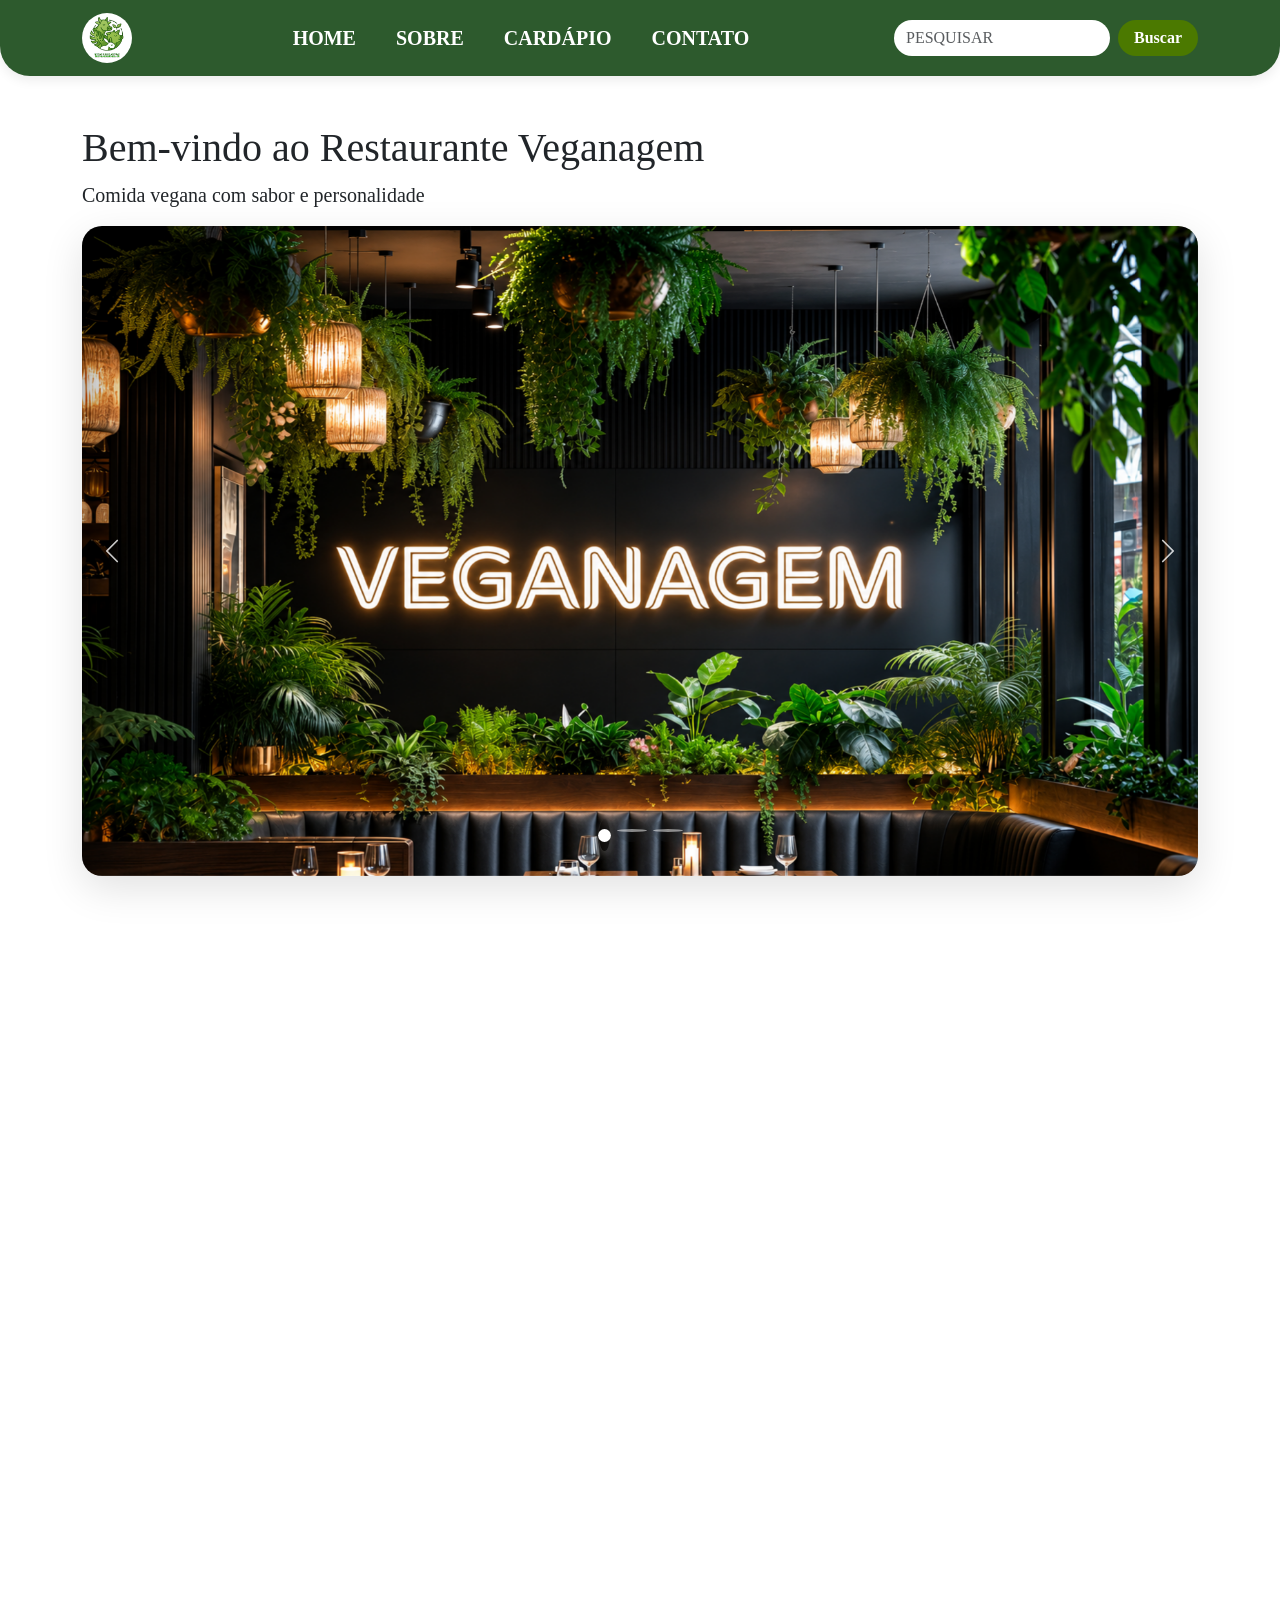
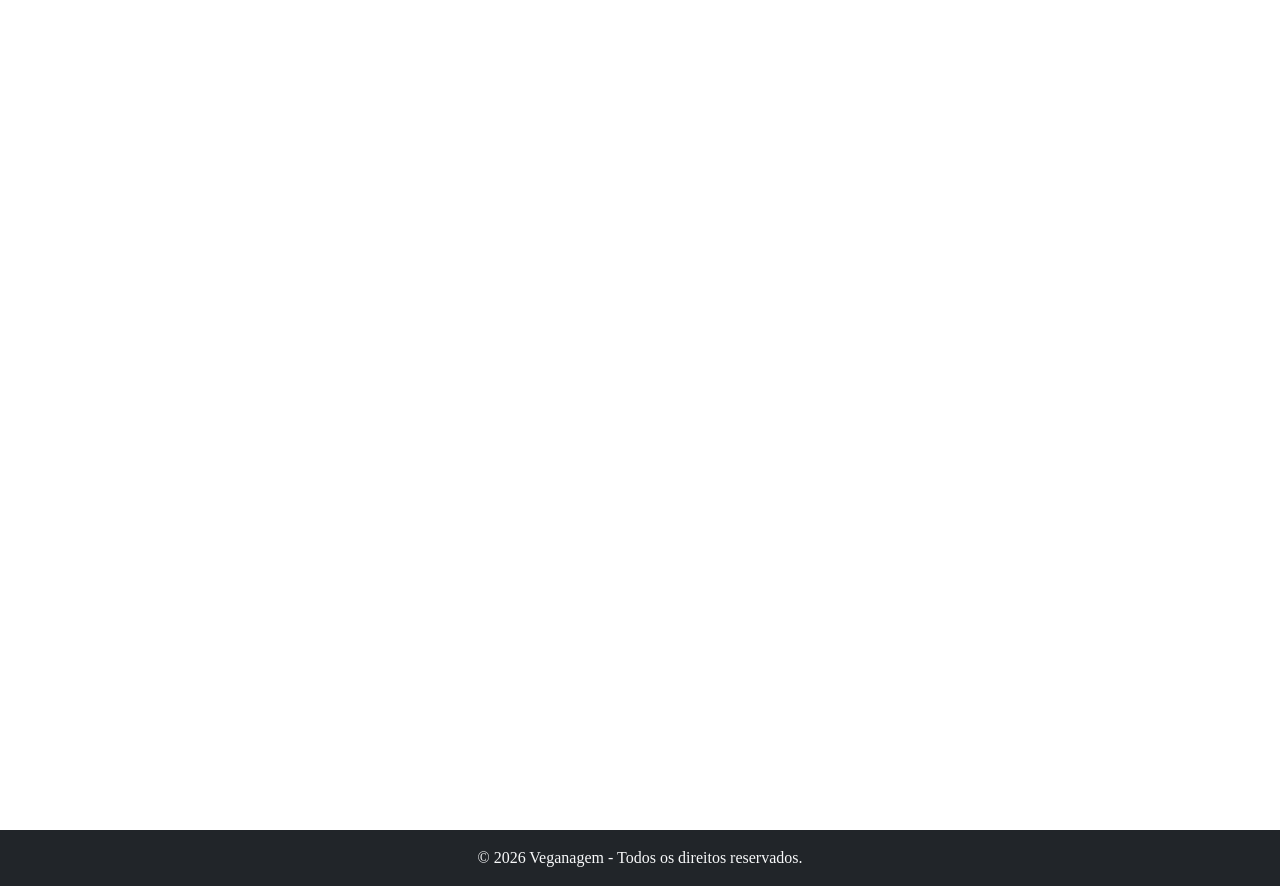
<file: Restaurante-Fictício-Vegano/index.html>
<!doctype html>
<html lang="pt-br">
  <head>
    <meta charset="UTF-8" />
    <meta name="viewport" content="width=device-width, initial-scale=1.0" />
    <title>Home - Restaurante Fictício</title>
    <link
      href="https://cdn.jsdelivr.net/npm/bootstrap@5.3.8/dist/css/bootstrap.min.css"
      rel="stylesheet"
      integrity="sha384-sRIl4kxILFvY47J16cr9ZwB07vP4J8+LH7qKQnuqkuIAvNWLzeN8tE5YBujZqJLB"
      crossorigin="anonymous"
    />
    <link rel="stylesheet" href="./styles/style.css" />
    <link rel="stylesheet" href="https://unpkg.com/aos@next/dist/aos.css" />
  </head>
  <body>
    <header>
      <nav class="navbar navbar-expand-lg">
        <div class="container">
          <a class="navbar-brand" href="logo.html" rel="noopener noreferrer">
            <img src="img/VEGANAGEM-LOGO.png" alt="logo" class="logo-img" />
          </a>
          <button
            class="navbar-toggler"
            type="button"
            data-bs-toggle="collapse"
            data-bs-target="#menu"
          >
            <span class="navbar-toggler-icon"></span>
          </button>
          <div class="collapse navbar-collapse" id="menu">
            <ul class="navbar-nav mx-auto">
              <li class="nav-item"><a class="nav-link" href="index.html">HOME</a></li>
              <li class="nav-item"><a class="nav-link" href="sobre.html">SOBRE</a></li>
              <li class="nav-item"><a class="nav-link" href="cardapio.html">CARDÁPIO</a></li>
              <li class="nav-item"><a class="nav-link" href="contato.html">CONTATO</a></li>
            </ul>
            <form class="d-flex" role="search">
              <input
                class="form-control search"
                type="search"
                placeholder="PESQUISAR"
                aria-label="Pesquisar"
              />
              <button class="btn search-btn ms-2" type="submit">Buscar</button>
            </form>
          </div>
        </div>
      </nav>
    </header>
    <main class="container py-5">
      <h1>Bem-vindo ao Restaurante Veganagem</h1>
      <p class="lead">Comida vegana com sabor e personalidade</p>


      
      <!-- Carrossel -->
      <div id="carrossel-home" class="carousel slide carousel-fade carousel-home mb-5" data-bs-ride="carousel">
        <div class="carousel-indicators">
          <button type="button" data-bs-target="#carrossel-home" data-bs-slide-to="0" class="active" aria-current="true" aria-label="Slide 1"></button>
          <button type="button" data-bs-target="#carrossel-home" data-bs-slide-to="1" aria-label="Slide 2"></button>
          <button type="button" data-bs-target="#carrossel-home" data-bs-slide-to="2" aria-label="Slide 3"></button>
        </div>
        <div class="carousel-inner">
          <div class="carousel-item active">
            <img src="img/Restaurante.png" alt="Restaurante Veganagem" class="d-block w-100 carousel-img" />
            <div class="carousel-caption">
              
            </div>
          </div>
          <div class="carousel-item">
            <img src="img\Cozinheiro.jpg" alt="Cozinheiro" class="d-block w-100 carousel-img" />
            <div class="carousel-caption">
            
            </div>
          </div>
          <div class="carousel-item">
            <img src="img\LÍDERES.png" alt="Líderes" class="d-block w-100 carousel-img leader-img" />
            <div class="carousel-caption">
              
            </div>
          </div>
        </div>
        <button class="carousel-control-prev" type="button" data-bs-target="#carrossel-home" data-bs-slide="prev">
          <span class="carousel-control-prev-icon" aria-hidden="true"></span>
          <span class="visually-hidden">Anterior</span>
        </button>
        <button class="carousel-control-next" type="button" data-bs-target="#carrossel-home" data-bs-slide="next">
          <span class="carousel-control-next-icon" aria-hidden="true"></span>
          <span class="visually-hidden">Próximo</span>
        </button>
      </div>

      <div class="hero d-flex align-items-center justify-content-center text-center" data-aos="fade-up" data-aos-duration="3000">
        <div class="hero-content">
          <div class="hero-text">
            <h2>Descubra o Sabor do Veganismo</h2>
            <p>Deliciosas opções veganas para todos os gostos.</p>
            <a href="cardapio.html" class="btn btn-cta">Veja o Cardápio</a>
          </div>
        </div>
      </div>

      <h2 class="text-center" data-aos="fade-up" data-aos-duration="3000">Dúvidas?</h2>
      
        </div>
      <section class="help-section py-5" data-aos="fade-up" data-aos-duration="1500">
        <div class="row align-items-center">
          <div class="col-lg-5 mb-4 mb-lg-0">
            <h2>Tire suas dúvidas</h2>
            <p>Envie sua pergunta direto para o Gmail da VEGANAGEM com assunto pré-definido:</p>
            <div class="subject-tag">Dúvida(s):</div>
          </div>
          <div class="col-lg-7">
            <form id="help-form" class="contact-form" data-email-subject="Dúvida(s):">
              <div class="mb-3 mt-3">
                <label for="help-nome" class="form-label">Nome:</label>
                <input type="text" class="form-control" id="help-nome" name="nome" placeholder="Digite seu nome" required />
              </div>
              <div class="mb-3">
                <label for="help-email" class="form-label">Email:</label>
                <input type="email" class="form-control" id="help-email" name="email" placeholder="Digite seu email" required />
              </div>
              <div class="mb-3">
                <label for="help-mensagem" class="form-label">Mensagem:</label>
                <textarea class="form-control" id="help-mensagem" name="mensagem" rows="5" placeholder="Escreva sua dúvida" required></textarea>
              </div>
              <div class="text-center">
                <button type="submit" class="btn btn-send">Enviar Dúvida</button>
              </div>
            </form>
          </div>
        </div>
      </section>
    </main>
    <footer class="bg-dark text-light">
      <div class="text-center p-3">
        © 2026 Veganagem - Todos os direitos reservados.
        
      </div>
    </footer>
    <script
      src="https://cdn.jsdelivr.net/npm/bootstrap@5.3.8/dist/js/bootstrap.bundle.min.js"
      integrity="sha384-FKyoEForCGlyvwx9Hj09JcYn3nv7wiPVlz7YYwJrWVcXK/BmnVDxM+D2scQbITxI"
      crossorigin="anonymous"
    ></script>
    <script src="https://unpkg.com/aos@next/dist/aos.js"></script>
    <script src="./script.js"></script>
  </body>
</html>
</file>
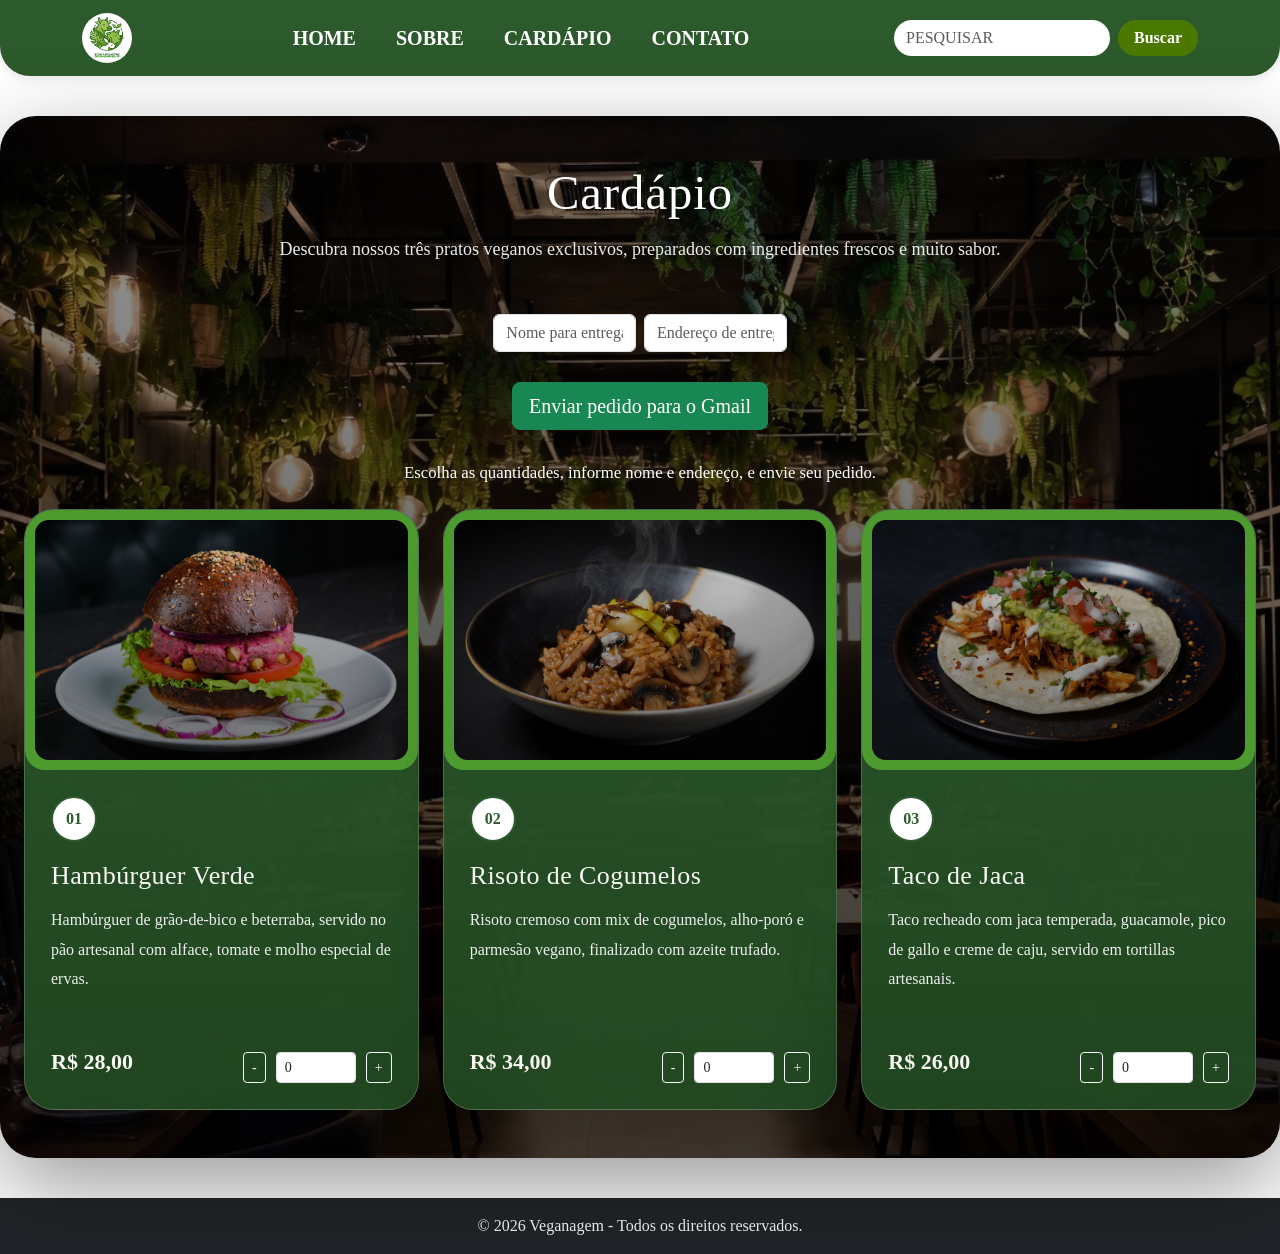
<file: Restaurante-Fictício-Vegano/cardapio.html>
<!doctype html>
<html lang="pt-br">
  <head>
    <meta charset="UTF-8" />
    <meta name="viewport" content="width=device-width, initial-scale=1.0" />
    <title>Cardápio - Restaurante Fictício</title>
    <link
      href="https://cdn.jsdelivr.net/npm/bootstrap@5.3.8/dist/css/bootstrap.min.css"
      rel="stylesheet"
      integrity="sha384-sRIl4kxILFvY47J16cr9ZwB07vP4J8+LH7qKQnuqkuIAvNWLzeN8tE5YBujZqJLB"
      crossorigin="anonymous"
    />
    <link rel="stylesheet" href="./styles/style.css" />
    <link rel="stylesheet" href="https://unpkg.com/aos@next/dist/aos.css" />
  </head>
  <body class="cardapio-page">
    <header>
      <nav class="navbar navbar-expand-lg">
        <div class="container">
          <a class="navbar-brand" href="index.html">
            <img src="img/VEGANAGEM-LOGO.png" alt="logo" class="logo-img" />
          </a>
          <button
            class="navbar-toggler"
            type="button"
            data-bs-toggle="collapse"
            data-bs-target="#menu"
          >
            <span class="navbar-toggler-icon"></span>
          </button>
          <div class="collapse navbar-collapse" id="menu">
            <ul class="navbar-nav mx-auto">
              <li class="nav-item"><a class="nav-link" href="index.html">HOME</a></li>
              <li class="nav-item"><a class="nav-link" href="sobre.html">SOBRE</a></li>
              <li class="nav-item"><a class="nav-link" href="cardapio.html">CARDÁPIO</a></li>
              <li class="nav-item"><a class="nav-link" href="contato.html">CONTATO</a></li>
            </ul>
            <form class="d-flex" role="search">
              <input
                class="form-control search"
                type="search"
                placeholder="PESQUISAR"
                aria-label="Pesquisar"
              />
              <button class="btn search-btn ms-2" type="submit">Buscar</button>
            </form>
          </div>
        </div>
      </nav>
    </header>
    <main class="container py-5 menu-section">
      <div class="text-center mb-5">
        <h1>Cardápio</h1>
        <p class="menu-description">Descubra nossos três pratos veganos exclusivos, preparados com ingredientes frescos e muito sabor.</p>
      </div>
      <div class="order-actions text-center mb-4">
        <div class="row g-2 justify-content-center mb-3 order-delivery-info">
          <div class="col-sm-6 col-md-4">
            <label class="visually-hidden" for="order-name">Nome para entrega</label>
            <input id="order-name" type="text" class="form-control" placeholder="Nome para entrega" />
          </div>
          <div class="col-sm-6 col-md-4">
            <label class="visually-hidden" for="order-address">Endereço de entrega</label>
            <input id="order-address" type="text" class="form-control" placeholder="Endereço de entrega" />
          </div>
        </div>
        <button id="send-order" type="button" class="btn btn-success btn-lg">Enviar pedido para o Gmail</button>
        <p id="order-summary" class="text-white mt-3 mb-0">Escolha as quantidades, informe nome e endereço, e envie seu pedido.</p>
      </div>
      <div class="row g-4">
        <div class="col-md-6 col-lg-4 d-flex">
          <article class="dish-card" data-aos="fade-up" data-aos-duration="1500" data-name="Hambúrguer Verde" data-price="28.00">
            <div class="dish-image">
              <img src="img/Hambúrguer-Verde.jpg" alt="Hambúrguer Verde" class="img-fluid" />
            </div>
            <div class="dish-content">
              <div class="dish-badge">01</div>
              <h3>Hambúrguer Verde</h3>
              <p>Hambúrguer de grão-de-bico e beterraba, servido no pão artesanal com alface, tomate e molho especial de ervas.</p>
            </div>
            <div class="dish-footer">
              <span class="dish-price">R$ 28,00</span>
              <div class="dish-actions">
                <button type="button" class="btn btn-outline-light btn-sm qty-decrease">-</button>
                <label class="visually-hidden" for="quantidade-hamburguer">Quantidade</label>
                <input id="quantidade-hamburguer" type="number" min="0" value="0" class="form-control form-control-sm dish-quantity" />
                <button type="button" class="btn btn-outline-light btn-sm qty-increase">+</button>
              </div>
            </div>
          </article>
        </div>
        <div class="col-md-6 col-lg-4 d-flex">
          <article class="dish-card" data-aos="fade-up" data-aos-duration="1700" data-name="Risoto de Cogumelos" data-price="34.00">
            <div class="dish-image">
              <img src="img/Risoto-de-Cogumelos.jpg" alt="Risoto de Cogumelos" class="img-fluid" />
            </div>
            <div class="dish-content">
              <div class="dish-badge">02</div>
              <h3>Risoto de Cogumelos</h3>
              <p>Risoto cremoso com mix de cogumelos, alho-poró e parmesão vegano, finalizado com azeite trufado.</p>
            </div>
            <div class="dish-footer">
              <span class="dish-price">R$ 34,00</span>
              <div class="dish-actions">
                <button type="button" class="btn btn-outline-light btn-sm qty-decrease">-</button>
                <label class="visually-hidden" for="quantidade-risoto">Quantidade</label>
                <input id="quantidade-risoto" type="number" min="0" value="0" class="form-control form-control-sm dish-quantity" />
                <button type="button" class="btn btn-outline-light btn-sm qty-increase">+</button>
              </div>
            </div>
          </article>
        </div>
        <div class="col-md-6 col-lg-4 d-flex">
          <article class="dish-card" data-aos="fade-up" data-aos-duration="1900" data-name="Taco de Jaca" data-price="26.00">
            <div class="dish-image">
              <img src="img/Taco-de-Jaca.jpg" alt="Taco de Jaca" class="img-fluid" />
            </div>
            <div class="dish-content">
              <div class="dish-badge">03</div>
              <h3>Taco de Jaca</h3>
              <p>Taco recheado com jaca temperada, guacamole, pico de gallo e creme de caju, servido em tortillas artesanais.</p>
            </div>
            <div class="dish-footer">
              <span class="dish-price">R$ 26,00</span>
              <div class="dish-actions">
                <button type="button" class="btn btn-outline-light btn-sm qty-decrease">-</button>
                <label class="visually-hidden" for="quantidade-taco">Quantidade</label>
                <input id="quantidade-taco" type="number" min="0" value="0" class="form-control form-control-sm dish-quantity" />
                <button type="button" class="btn btn-outline-light btn-sm qty-increase">+</button>
              </div>
            </div>
          </article>
        </div>
      </div>
    </main>
    <footer class="bg-dark text-light">
      <div class="text-center p-3">
        © 2026 Veganagem - Todos os direitos reservados.

      </div>
    </footer>
    <script
      src="https://cdn.jsdelivr.net/npm/bootstrap@5.3.8/dist/js/bootstrap.bundle.min.js"
      integrity="sha384-FKyoEForCGlyvwx9Hj09JcYn3nv7wiPVlz7YYwJrWVcXK/BmnVDxM+D2scQbITxI"
      crossorigin="anonymous"
    ></script>
    <script src="https://unpkg.com/aos@next/dist/aos.js"></script>
    <script src="./script.js?v=2" defer></script>
  </body>
</html>
</file>
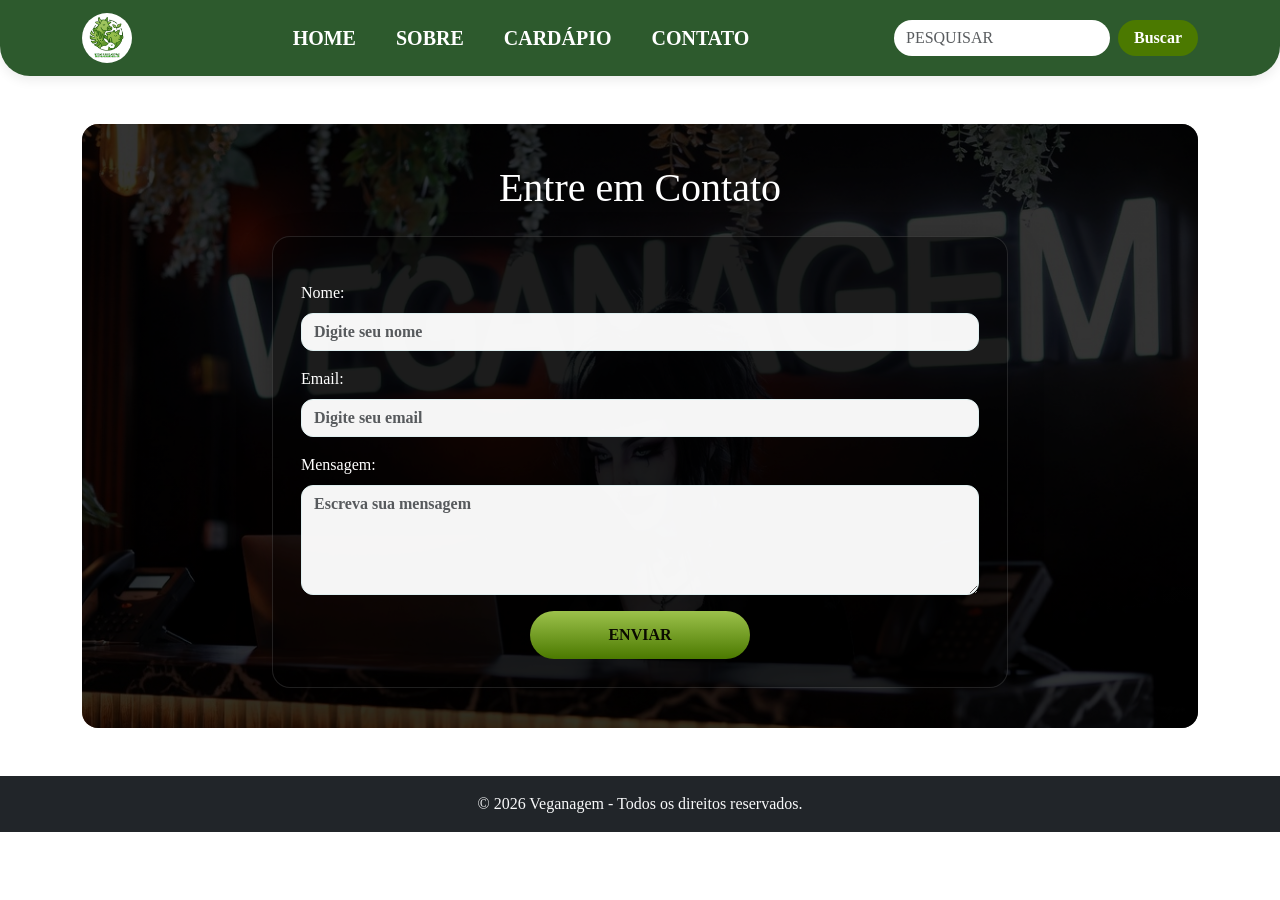
<file: Restaurante-Fictício-Vegano/contato.html>
<!doctype html>
<html lang="pt-br">
  <head>
    <meta charset="UTF-8" />
    <meta name="viewport" content="width=device-width, initial-scale=1.0" />
    <title>Contato - Restaurante Fictício</title>
    <link
      href="https://cdn.jsdelivr.net/npm/bootstrap@5.3.8/dist/css/bootstrap.min.css"
      rel="stylesheet"
      integrity="sha384-sRIl4kxILFvY47J16cr9ZwB07vP4J8+LH7qKQnuqkuIAvNWLzeN8tE5YBujZqJLB"
      crossorigin="anonymous"
    />
    <link rel="stylesheet" href="./styles/style.css" />
    <link rel="stylesheet" href="https://unpkg.com/aos@next/dist/aos.css" />
  </head>
  <body>
    <header>
      <nav class="navbar navbar-expand-lg">
        <div class="container">
          <a class="navbar-brand" href="index.html">
            <img src="img/VEGANAGEM-LOGO.png" alt="logo" class="logo-img" />
          </a>
          <button
            class="navbar-toggler"
            type="button"
            data-bs-toggle="collapse"
            data-bs-target="#menu"
          >
            <span class="navbar-toggler-icon"></span>
          </button>
          <div class="collapse navbar-collapse" id="menu">
            <ul class="navbar-nav mx-auto">
              <li class="nav-item"><a class="nav-link" href="index.html">HOME</a></li>
              <li class="nav-item"><a class="nav-link" href="sobre.html">SOBRE</a></li>
              <li class="nav-item"><a class="nav-link" href="cardapio.html">CARDÁPIO</a></li>
              <li class="nav-item"><a class="nav-link" href="contato.html">CONTATO</a></li>
            </ul>
            <form class="d-flex" role="search">
              <input
                class="form-control search"
                type="search"
                placeholder="PESQUISAR"
                aria-label="Pesquisar"
              />
              <button class="btn search-btn ms-2" type="submit">Buscar</button>
            </form>
          </div>
        </div>
      </nav>
    </header>
    <main class="container py-5">
      <section class="contact-section rounded-4" data-aos="fade-up" data-aos-duration="1400">
        <div class="contact-inner">
          <h1 class="text-center text-white mb-4">Entre em Contato</h1>
          <div class="row justify-content-center" data-aos="fade-up" data-aos-duration="1600">
            <div class="col-lg-8">
              <form id="contact-form" class="contact-form" data-email-subject="Contato - Restaurante Fictício">
                <div class="mb-3 mt-3">
                  <label for="nome" class="form-label">Nome:</label>
                  <input
                    type="text"
                    class="form-control"
                    id="nome"
                    placeholder="Digite seu nome"
                    name="nome"
                  />
                </div>
                <div class="mb-3">
                  <label for="email" class="form-label">Email:</label>
                  <input
                    type="email"
                    class="form-control"
                    id="email"
                    placeholder="Digite seu email"
                    name="email"
                  />
                </div>
                <div class="mb-3">
                  <label for="mensagem" class="form-label">Mensagem:</label>
                  <textarea
                    class="form-control"
                    id="mensagem"
                    rows="4"
                    placeholder="Escreva sua mensagem"
                    name="mensagem"
                  ></textarea>
                </div>
                <div class="text-center">
                  <button type="submit" class="btn btn-send">Enviar</button>
                </div>
              </form>
            </div>
          </div>
        </div>
      </section>
    </main>
    <footer class="bg-dark text-light">
      <div class="text-center p-3">
        © 2026 Veganagem - Todos os direitos reservados.
        
      </div>
    </footer>
    <script
      src="https://cdn.jsdelivr.net/npm/bootstrap@5.3.8/dist/js/bootstrap.bundle.min.js"
      integrity="sha384-FKyoEForCGlyvwx9Hj09JcYn3nv7wiPVlz7YYwJrWVcXK/BmnVDxM+D2scQbITxI"
      crossorigin="anonymous"
    ></script>
    <script src="https://unpkg.com/aos@next/dist/aos.js"></script>
    <script src="./script.js"></script>
  </body>
</html>
</file>
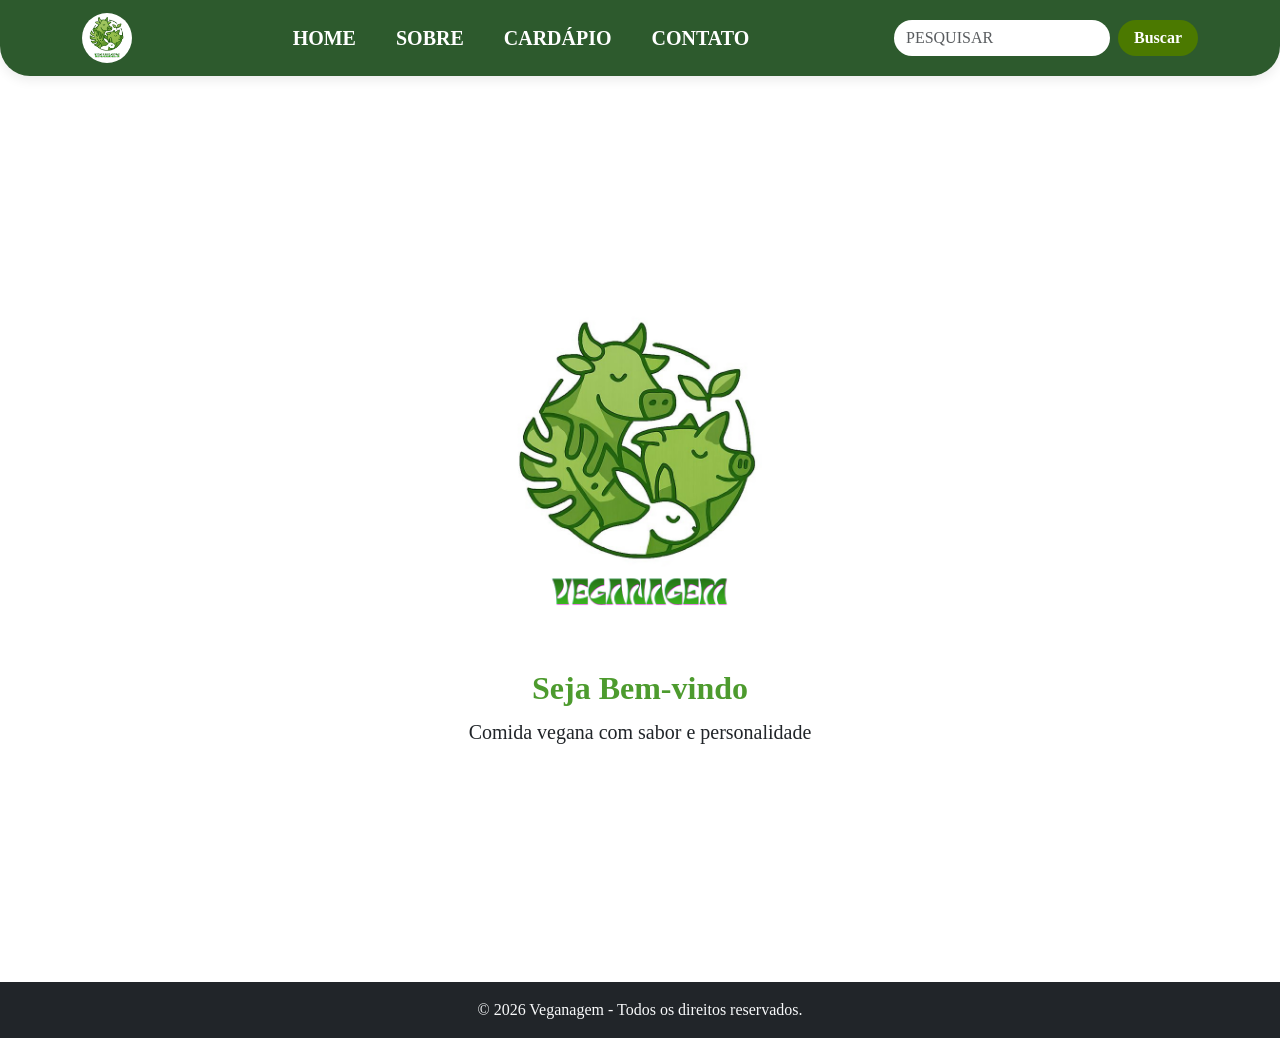
<file: Restaurante-Fictício-Vegano/logo.html>
<!doctype html>
<html lang="pt-br">
  <head>
    <meta charset="UTF-8" />
    <meta name="viewport" content="width=device-width, initial-scale=1.0" />
    <title>Logo Veganagem</title>
    <link
      href="https://cdn.jsdelivr.net/npm/bootstrap@5.3.8/dist/css/bootstrap.min.css"
      rel="stylesheet"
      integrity="sha384-sRIl4kxILFvY47J16cr9ZwB07vP4J8+LH7qKQnuqkuIAvNWLzeN8tE5YBujZqJLB"
      crossorigin="anonymous"
    />
    <link rel="stylesheet" href="./styles/style.css" />
    <link rel="stylesheet" href="https://unpkg.com/aos@next/dist/aos.css" />
  </head>
  <body>
    <header>
      <nav class="navbar navbar-expand-lg">
        <div class="container">
          <a class="navbar-brand" href="index.html">
            <img src="img/VEGANAGEM-LOGO.png" alt="logo" class="logo-img" />
          </a>
          <button
            class="navbar-toggler"
            type="button"
            data-bs-toggle="collapse"
            data-bs-target="#menu"
          >
            <span class="navbar-toggler-icon"></span>
          </button>
          <div class="collapse navbar-collapse" id="menu">
            <ul class="navbar-nav mx-auto">
              <li class="nav-item"><a class="nav-link" href="index.html">HOME</a></li>
              <li class="nav-item"><a class="nav-link" href="sobre.html">SOBRE</a></li>
              <li class="nav-item"><a class="nav-link" href="cardapio.html">CARDÁPIO</a></li>
              <li class="nav-item"><a class="nav-link" href="contato.html">CONTATO</a></li>
            </ul>
            <form class="d-flex" role="search">
              <input
                class="form-control search"
                type="search"
                placeholder="PESQUISAR"
                aria-label="Pesquisar"
              />
              <button class="btn search-btn ms-2" type="submit">Buscar</button>
            </form>
          </div>
        </div>
      </nav>
    </header>

    <main class="container py-5 text-center">
      <div class="hero d-flex align-items-center justify-content-center text-center" data-aos="fade-up" data-aos-duration="1200">
        <div class="hero-content">
          <div class="hero-logo mb-4">
            <img src="img/VEGANAGEM-LOGO.png" alt="Logo Veganagem" class="img-fluid" />
          </div>
          <div class="hero-text">
            <h2>Seja Bem-vindo</h2>
            <p>Comida vegana com sabor e personalidade</p>
          </div>
        </div>
      </div>
    </main>

    <footer class="bg-dark text-light">
      <div class="text-center p-3">
        © 2026 Veganagem - Todos os direitos reservados.
        
      </div>
    </footer>

    <script
      src="https://cdn.jsdelivr.net/npm/bootstrap@5.3.8/dist/js/bootstrap.bundle.min.js"
      integrity="sha384-FKyoEForCGlyvwx9Hj09JcYn3nv7wiPVlz7YYwJrWVcXK/BmnVDxM+D2scQbITxI"
      crossorigin="anonymous"
    ></script>
    <script src="https://unpkg.com/aos@next/dist/aos.js"></script>
    <script src="./script.js"></script>
  </body>
</html>
</file>
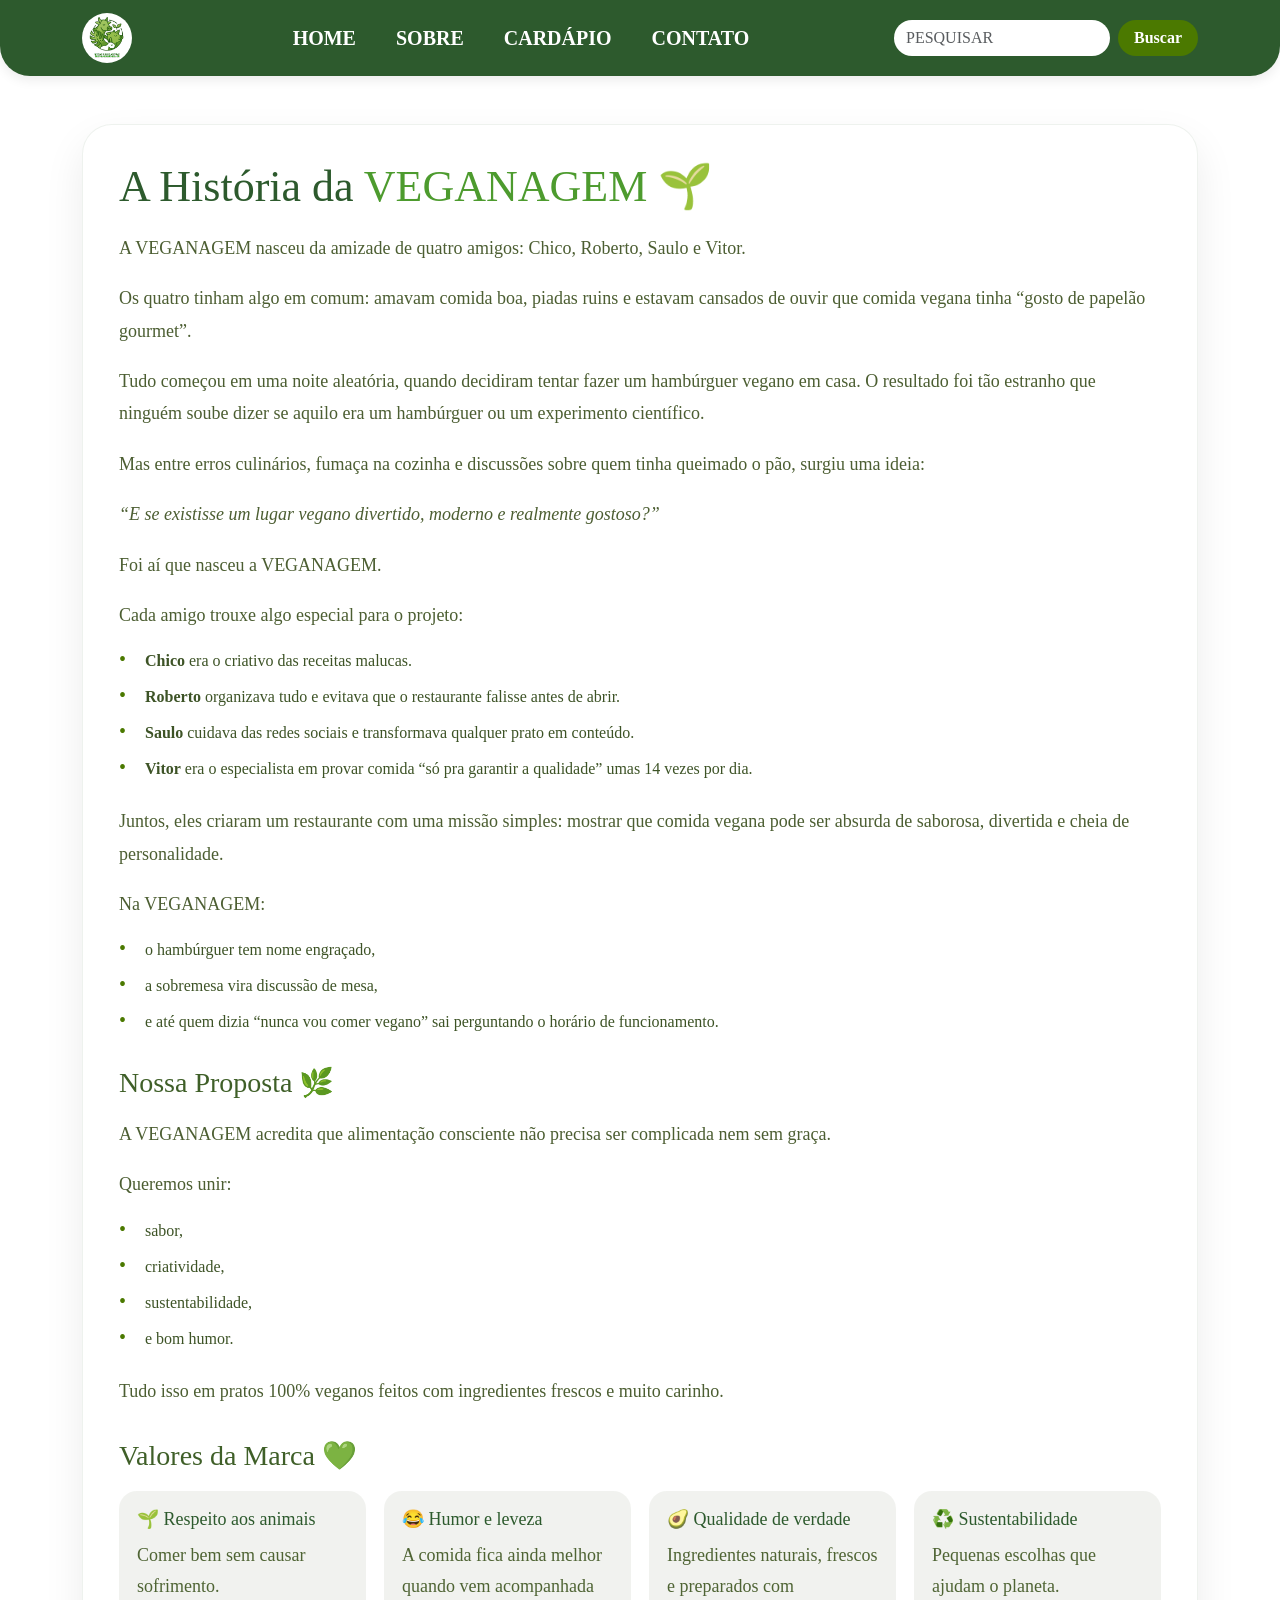
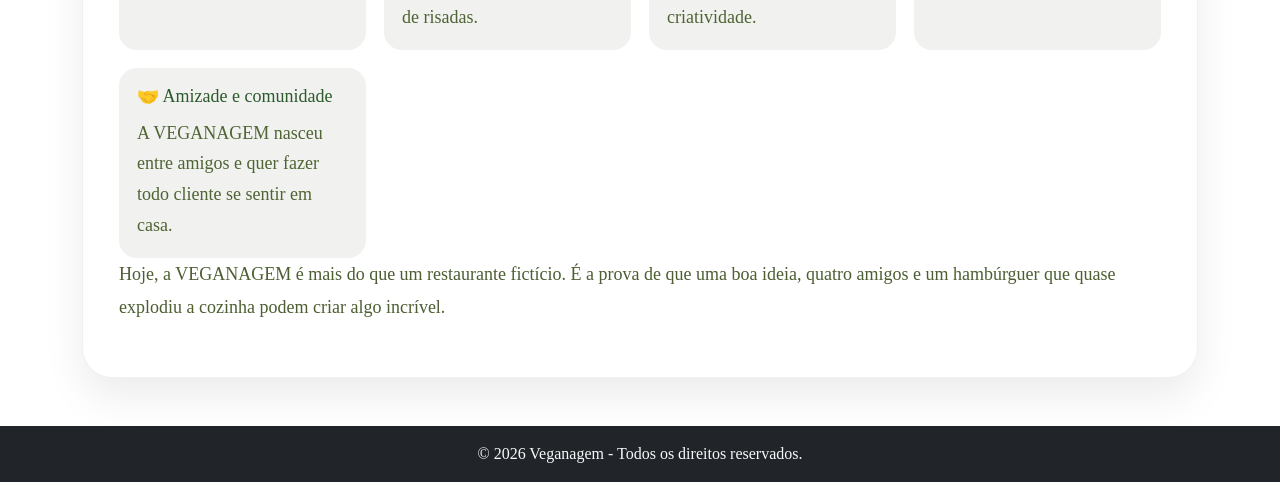
<file: Restaurante-Fictício-Vegano/sobre.html>
<!doctype html>
<html lang="pt-br">
  <head>
    <meta charset="UTF-8" />
    <meta name="viewport" content="width=device-width, initial-scale=1.0" />
    <title>Sobre - Restaurante Fictício</title>
    <link
      href="https://cdn.jsdelivr.net/npm/bootstrap@5.3.8/dist/css/bootstrap.min.css"
      rel="stylesheet"
      integrity="sha384-sRIl4kxILFvY47J16cr9ZwB07vP4J8+LH7qKQnuqkuIAvNWLzeN8tE5YBujZqJLB"
      crossorigin="anonymous"
    />
    <link rel="stylesheet" href="./styles/style.css" />
    <link rel="stylesheet" href="https://unpkg.com/aos@next/dist/aos.css" />
  </head>
  <body>
    <header>
      <nav class="navbar navbar-expand-lg">
        <div class="container">
          <a class="navbar-brand" href="index.html">
            <img src="img/VEGANAGEM-LOGO.png" alt="logo" class="logo-img" />
          </a>
          <button
            class="navbar-toggler"
            type="button"
            data-bs-toggle="collapse"
            data-bs-target="#menu"
          >
            <span class="navbar-toggler-icon"></span>
          </button>
          <div class="collapse navbar-collapse" id="menu">
            <ul class="navbar-nav mx-auto">
              <li class="nav-item"><a class="nav-link" href="index.html">HOME</a></li>
              <li class="nav-item"><a class="nav-link" href="sobre.html">SOBRE</a></li>
              <li class="nav-item"><a class="nav-link" href="cardapio.html">CARDÁPIO</a></li>
              <li class="nav-item"><a class="nav-link" href="contato.html">CONTATO</a></li>
            </ul>
            <form class="d-flex" role="search">
              <input
                class="form-control search"
                type="search"
                placeholder="PESQUISAR"
                aria-label="Pesquisar"
              />
              <button class="btn search-btn ms-2" type="submit">Buscar</button>
            </form>
          </div>
        </div>
      </nav>
    </header>
    <main class="container py-5 about-section">
      <div class="about-card" data-aos="fade-up" data-aos-duration="1000">
        <h1 class="about-title">A História da <span>VEGANAGEM</span> 🌱</h1>
        <p>A VEGANAGEM nasceu da amizade de quatro amigos: Chico, Roberto, Saulo e Vitor.</p>
        <p>Os quatro tinham algo em comum: amavam comida boa, piadas ruins e estavam cansados de ouvir que comida vegana tinha “gosto de papelão gourmet”.</p>
        <p>Tudo começou em uma noite aleatória, quando decidiram tentar fazer um hambúrguer vegano em casa. O resultado foi tão estranho que ninguém soube dizer se aquilo era um hambúrguer ou um experimento científico.</p>
        <p>Mas entre erros culinários, fumaça na cozinha e discussões sobre quem tinha queimado o pão, surgiu uma ideia:</p>
        <p class="about-quote">“E se existisse um lugar vegano divertido, moderno e realmente gostoso?”</p>
        <p>Foi aí que nasceu a VEGANAGEM.</p>
        <p>Cada amigo trouxe algo especial para o projeto:</p>
        <ul class="about-list">
          <li><strong>Chico</strong> era o criativo das receitas malucas.</li>
          <li><strong>Roberto</strong> organizava tudo e evitava que o restaurante falisse antes de abrir.</li>
          <li><strong>Saulo</strong> cuidava das redes sociais e transformava qualquer prato em conteúdo.</li>
          <li><strong>Vitor</strong> era o especialista em provar comida “só pra garantir a qualidade” umas 14 vezes por dia.</li>
        </ul>
        <p>Juntos, eles criaram um restaurante com uma missão simples: mostrar que comida vegana pode ser absurda de saborosa, divertida e cheia de personalidade.</p>
        <p>Na VEGANAGEM:</p>
        <ul class="about-list">
          <li>o hambúrguer tem nome engraçado,</li>
          <li>a sobremesa vira discussão de mesa,</li>
          <li>e até quem dizia “nunca vou comer vegano” sai perguntando o horário de funcionamento.</li>
        </ul>
        <h2 class="about-subtitle">Nossa Proposta 🌿</h2>
        <p>A VEGANAGEM acredita que alimentação consciente não precisa ser complicada nem sem graça.</p>
        <p>Queremos unir:</p>
        <ul class="about-list">
          <li>sabor,</li>
          <li>criatividade,</li>
          <li>sustentabilidade,</li>
          <li>e bom humor.</li>
        </ul>
        <p>Tudo isso em pratos 100% veganos feitos com ingredientes frescos e muito carinho.</p>
        <h2 class="about-subtitle">Valores da Marca 💚</h2>
        <div class="about-values">
          <div>
            <h3>🌱 Respeito aos animais</h3>
            <p>Comer bem sem causar sofrimento.</p>
          </div>
          <div>
            <h3>😂 Humor e leveza</h3>
            <p>A comida fica ainda melhor quando vem acompanhada de risadas.</p>
          </div>
          <div>
            <h3>🥑 Qualidade de verdade</h3>
            <p>Ingredientes naturais, frescos e preparados com criatividade.</p>
          </div>
          <div>
            <h3>♻️ Sustentabilidade</h3>
            <p>Pequenas escolhas que ajudam o planeta.</p>
          </div>
          <div>
            <h3>🤝 Amizade e comunidade</h3>
            <p>A VEGANAGEM nasceu entre amigos e quer fazer todo cliente se sentir em casa.</p>
          </div>
        </div>
        <p>Hoje, a VEGANAGEM é mais do que um restaurante fictício. É a prova de que uma boa ideia, quatro amigos e um hambúrguer que quase explodiu a cozinha podem criar algo incrível.</p>
      </div>
    </main>
    <footer class="bg-dark text-light">
      <div class="text-center p-3">
        © 2026 Veganagem - Todos os direitos reservados.
        
      </div>
    </footer>
    <script
      src="https://cdn.jsdelivr.net/npm/bootstrap@5.3.8/dist/js/bootstrap.bundle.min.js"
      integrity="sha384-FKyoEForCGlyvwx9Hj09JcYn3nv7wiPVlz7YYwJrWVcXK/BmnVDxM+D2scQbITxI"
      crossorigin="anonymous"
    ></script>
    <script src="https://unpkg.com/aos@next/dist/aos.js"></script>
    <script src="./script.js"></script>
  </body>
</html>
</file>
<file: Restaurante-Fictício-Vegano/styles/style.css>
/* Seção de Corpo */
body {
  background: #ffffff;
  font-family: 'DynaPuff' , cursive;
}



/* Variáveis de Cores - Fácil de mudar depois */
:root {
  --primary-green: #2d5a2d;
  --secondary-green: #4d9b2e;
  --accent-green: #4b7900;
  --light-green: #9cc14b;
  --dark-bg: #000000;
}



/* Seção de Carrossel */
.carousel-home {
  border-radius: 20px;
  overflow: hidden;
  box-shadow: 0 12px 40px rgba(0, 0, 0, 0.12);
  max-height: 650px;
}

.carousel-item {
  height: 650px;
}

.carousel-img {
  width: 100%;
  height: 100%;
  object-fit: cover;
  display: block;
}

.carousel-indicators {
  bottom: 8px;
  z-index: 10;
}

.carousel-indicators button {
  background-color: rgba(255, 255, 255, 0.48);
  border-radius: 50%;
  width: 12px;
  height: 12px;
  margin: 0 8px;
  border: none;
  transition: all 0.32s cubic-bezier(0.22, 0.9, 0.35, 1);
  backdrop-filter: blur(6px);
}

.carousel-indicators button:hover {
  background-color: rgba(255, 255, 255, 0.68);
  transform: scale(1.08);
}

.carousel-indicators button.active {
  background-color: #ffffff;
  width: 13px;
  height: 13px;
  box-shadow: 0 4px 10px rgba(255, 255, 255, 0.24);
}

.carousel-control-prev,
.carousel-control-next {
  width: 60px;
  background: linear-gradient(90deg, rgba(0, 0, 0, 0.32), rgba(0, 0, 0, 0));
  opacity: 0.78;
  transition: opacity 0.22s ease;
}

.carousel-control-prev:hover,
.carousel-control-next:hover {
  opacity: 1;
}

.carousel-control-next {
  background: linear-gradient(270deg, rgba(0, 0, 0, 0.32), rgba(0, 0, 0, 0));
}

.carousel-control-prev-icon,
.carousel-control-next-icon {
  filter: drop-shadow(2px 2px 4px rgba(0, 0, 0, 0.28));
  width: 28px;
  height: 28px;
}

@media (max-width: 992px) {
  .navbar { padding: 8px 10px; }
  .nav-link { font-size: 18px; margin: 0 8px; }
}

@media (max-width: 768px) {
  .carousel-home { max-height: 380px; }

  .carousel-logo-slide { height: 360px; }
  .carousel-img { max-height: 360px; }

  .carousel-logo-img { width: 160px; height: 160px; margin-bottom: 18px; }
  .carousel-caption { padding-top: 60px !important; padding-bottom: 60px !important; }

  .hero { min-height: auto; padding: 28px 12px; }
  .hero-content { padding: 0 12px; }
  .hero-text h2 { font-size: 1.6rem; }
  .hero-text p { font-size: 1rem; }
  .btn-cta { display: block; width: 100%; padding: 12px 16px; }

  .help-section .row { gap: 20px; }
  .help-section .col-lg-5, .help-section .col-lg-7 { flex: 0 0 100%; max-width: 100%; }

  .contact-form { padding: 18px; }
  .contact-form .form-control { font-size: 1rem; }

  .menu-section { padding: 40px 16px; }
}

@media (max-width: 576px) {
  .carousel-home { max-height: 320px; }
  .carousel-logo-slide { height: 300px; }
  .carousel-logo-img { width: 140px; height: 140px; }
  .carousel-caption { padding-top: 48px !important; padding-bottom: 48px !important; }

  .hero-text h2 { font-size: 1.4rem; }
  .hero-text p { font-size: 0.95rem; }

  .search { padding: 6px 10px; }
  .nav-link { font-size: 16px; }

  .btn-cta { font-size: 16px; padding: 10px 14px; }
  .contact-form { padding: 14px; }
}



/* Seção de Navegação */
.navbar {
  background: var(--primary-green);
  padding: 8px 15px;
  border-bottom-left-radius: 30px;
  border-bottom-right-radius: 30px;
  box-shadow: 0 4px 12px rgba(0, 0, 0, 0.08);
}

.navbar .container,
.navbar .navbar-collapse {
  background: transparent;
}

.navbar-brand img {
  width: 50px;
  height: 50px;
  cursor: pointer;
  transition: transform 0.25s ease;
}

.navbar-brand img:hover {
  transform: scale(1.05);
}

.nav-link {
  font-family: 'DynaPuff', cursive;
  font-weight: 700;
  color: rgb(255, 255, 255);
  font-size: 20px;
  margin: 0 12px;
  transition: transform 0.2s ease, color 0.2s ease;
}

.nav-link:hover {
  color: rgb(255, 255, 255);
  transform: scale(1.05);
}

.navbar img {
  width: 50px;
  height: 50px;
  border-radius: 50%;
  object-fit: cover;
}



/* Seção de Busca */
.search {
  border-radius: 50px;
  padding: 6px 12px;
  border: none;
  background: #ffffff;
  color: #4bd01f;
}

.search:hover,
.search:focus {
  background: #ffffff;
  transform: translateY(-1px);
  color: rgb(0, 0, 0);
}

.search-btn {
  border-radius: 40px;
  padding: 6px 16px;
  border: none;
  background: #4b7900;
  color: #ffffff;
  font-weight: 700;
  transition: background 0.2s ease, transform 0.2s ease;
}

.search-btn:hover,
.search-btn:focus {
  background: #000000;
  transform: translateY(-1px);
  color: white;
}

.no-results {
  color: #4b7900;
  font-size: 1.1rem;
  margin-top: 1.2rem;
}



/* Seção de Hero */
.hero {
  min-height: 90vh;

  display: flex;
  flex-direction: column;

  justify-content: center;
  align-items: center;

  text-align: center;
}

.hero-logo {
  width: 350px;
  height: 350px;              
}

.hero h1 {
  font-weight: 700;
  color: var(--secondary-green);
  font-size: 60px;
  margin-top: 20px;
}

.hero h2 {
  font-weight: 700;
  color: var(--secondary-green);
  font-size: 32px;
  margin-top: 12px;
}


.hero p {
  font-size: 20px;
  max-width: 600px;
  margin-top: 10px;
}

.btn-hero {
  margin-top: 30px;

  background: #9cc14b;
  color: black;

  border: none;

  padding: 15px 40px;

  border-radius: 40px;

  font-size: 20px;

  transition: 0.3s;
}

.btn-hero:hover {
  transform: scale(1.05);
}



/* Seção de Botões CTA */
.btn-cta {
  margin-top: 20px;
  background: #2d5a2d;
  color: #ffffff;
  border: none;
  padding: 12px 28px;
  border-radius: 40px;
  font-size: 18px;
  font-weight: 700;
  transition: background 0.2s ease, transform 0.15s ease;
  box-shadow: 0 8px 20px rgba(45,90,45,0.18);
}

.btn-cta:hover,
.btn-cta:focus {
  background: #4b7900;
  transform: translateY(-3px);
  color: #fff;
}



/* Seção de Cardápio */
.menu-section {
  position: relative;
  padding: 80px 24px;
  margin: 40px auto;
  max-width: 1280px;
  
  background-color: #1a2a1a;
  background-image: 
  linear-gradient(rgba(0, 0, 0, 0.4), rgba(0, 0, 0, 0.75)), 
  url('../img/Mesas.jpg');        

  background-size: cover;
  background-position: center;
  background-repeat: no-repeat;

  border-radius: 36px;
  box-shadow: 0 30px 90px rgba(0, 0, 0, 0.4);
  overflow: hidden;
} 

.contact-section::before {
  content: '';
  position: absolute;
  inset: 0;
  background: rgba(0, 0, 0, 0.5);
  pointer-events: none;
}

.order-actions {
  display: flex;
  flex-direction: column;
  align-items: center;
  gap: 14px;
}

.dish-actions {
  display: flex;
  align-items: center;
  gap: 10px;
  margin-top: 12px;
}

.dish-quantity {
  width: 80px;
}

#order-summary {
  font-size: 1.05rem;
  color: rgba(255, 255, 255, 0.92);
}

.menu-description {
  font-size: 18px;
  max-width: 760px;
  margin: 0 auto 48px;
  color: rgba(255, 255, 255, 0.92);
  line-height: 1.75;
}

.menu-section h1 {
  color: #ffffff;
  font-size: clamp(2.6rem, 3.8vw, 4.2rem);
  letter-spacing: 1px;
  margin-bottom: 12px;
}

.dish-card {
  background: linear-gradient(180deg, rgba(45, 90, 45, 0.95), rgba(33, 72, 33, 0.95));
  padding: 0;
  border-radius: 30px;
  border: 1px solid rgba(255, 255, 255, 0.18);
  box-shadow: 0 24px 50px rgba(0, 0, 0, 0.22);
  min-height: 470px;
  display: flex;
  flex-direction: column;
  overflow: hidden;
  transition: transform 0.3s ease, box-shadow 0.3s ease;
}

.dish-card:hover {
  transform: translateY(-8px);
  box-shadow: 0 28px 58px rgba(0, 0, 0, 0.22);
}

.dish-image {
  height: 260px;
  background-color: #4d9b2e;
  padding: 10px;
  border-radius: 20px;
  background-size: cover;
  background-position: center;
  position: relative;
}

.dish-image::before {
  content: '';
  position: absolute;
  inset: 10px;
  border-radius: 14px;
  background: linear-gradient(180deg, rgba(0, 0, 0, 0.14) 0%, rgba(0, 0, 0, 0.55) 100%);
  pointer-events: none;
}

.dish-image img {
  width: 100%;
  height: 100%;
  object-fit: cover;
  display: block;
  border-radius: 14px;
}

.dish-image-label {
  position: absolute;
  left: 18px;
  bottom: 18px;
  color: #ffffff;
  font-size: 12px;
  letter-spacing: 1px;
  text-transform: uppercase;
  z-index: 1;
}

.dish-content {
  padding: 26px 26px 20px;
  flex: 1;
  display: flex;
  flex-direction: column;
}

.dish-badge {
  display: inline-flex;
  align-items: center;
  justify-content: center;
  width: 46px;
  height: 46px;
  border-radius: 50%;
  background: #ffffff;
  color: #2d5a2d;
  font-weight: 800;
  margin-bottom: 18px;
  border: 2px solid #2d5a2d;
}

.dish-card h3 {
  font-size: 26px;
  color: #f7f7f2;
  margin-bottom: 14px;
  letter-spacing: 0.4px;
}

.dish-card p {
  color: rgba(255, 255, 255, 0.92);
  line-height: 1.85;
  margin-bottom: 26px;
  flex: 1;
}

.dish-footer {
  display: flex;
  align-items: center;
  justify-content: space-between;
  padding: 0 26px 26px;
  gap: 16px;
}

.dish-price {
  font-size: 22px;
  font-weight: 800;
  color: #f8f8f2;
}

@media (max-width: 768px) {
  .menu-section {
    padding: 50px 18px;
  }

  .dish-card {
    min-height: auto;
  }

  .dish-image {
    height: 220px;
  }

  .dish-content {
    padding: 22px;
  }

  .dish-card h3 {
    font-size: 24px;
  }
}



/* Seção de Contato */
.contact-section {
  position: relative;
  padding: 40px 0;
  border-radius: 32px;
  overflow: hidden;
  background-color: #000;
  background-image: linear-gradient(rgba(0, 0, 0, 0.55), rgba(0, 0, 0, 0.55)), url('../img/Recepção.jpg');
  background-size: cover;
  background-position: center;
  background-repeat: no-repeat;
}

.contact-section::before {
  content: '';
  position: absolute;
  inset: 0;
  background: rgba(0, 0, 0, 0.55);
  pointer-events: none;
}

.contact-inner {
  position: relative;
  z-index: 1;
}

.contact-form {
  background: rgba(0, 0, 0, 0.45);
  padding: 28px;
  border-radius: 18px;
  box-shadow: 0 12px 34px rgba(0, 0, 0, 0.28);
  border: 1px solid rgba(255, 255, 255, 0.12);
}

.contact-section .form-label {
  color: #ffffff;
  display: block;
  margin-bottom: 0.5rem;
}

.contact-section .form-control {
  background: rgba(255, 255, 255, 0.96);
  border: 1px solid rgba(0, 0, 0, 0.08);
  color: #0f1720;
}



/* Seção de Ajuda */
.help-section {
  margin-top: 40px;
  padding: 35px;
  border-radius: 28px;
  background: rgba(255, 255, 255, 0.95);
  border: 1px solid rgba(45, 90, 45, 0.12);
  box-shadow: 0 18px 40px rgba(0, 0, 0, 0.05);
}

.help-section .subject-tag {
  display: inline-block;
  padding: 10px 16px;
  margin-top: 12px;
  border-radius: 999px;
  background: rgba(77, 155, 46, 0.16);
  color: #2d5a2d;
  font-weight: 700;
}

.help-section h2 {
  font-size: 34px;
  color: #2d5a2d;
  margin-bottom: 16px;
}

.help-section p {
  color: #4a5e32;
  margin-bottom: 18px;
}

.help-section .contact-form {
  background: #ffffff;
  padding: 26px;
  border-radius: 22px;
  box-shadow: 0 12px 30px rgba(45, 90, 45, 0.08);
}

.help-section .contact-form .form-label {
  color: #0b0b00;
  display: block;
  margin-bottom: 0.5rem;
}

.help-section .contact-form .form-control {
  color: #0b0b00;
}

.help-section .contact-form .form-control::placeholder {
  color: rgba(11, 11, 0, 0.5);
}



/* Seção Sobre */
.about-section {
  padding-top: 40px;
  padding-bottom: 40px;
}

.about-card {
  background: #ffffff;
  padding: 36px;
  border-radius: 30px;
  box-shadow: 0 18px 40px rgba(0, 0, 0, 0.08);
  border: 1px solid rgba(45, 90, 45, 0.08);
}

.about-title {
  font-size: 44px;
  color: #2d5a2d;
  margin-bottom: 18px;
}

.about-title span {
  color: #4d9b2e;
}

.about-subtitle {
  font-size: 28px;
  color: #3f5f28;
  margin-top: 32px;
  margin-bottom: 18px;
}

.about-card p {
  color: #4c5e32;
  font-size: 18px;
  line-height: 1.8;
  margin-bottom: 18px;
}

.about-quote {
  font-style: italic;
  color: #2d5a2d;
  margin: 18px 0;
}

.about-list {
  list-style: none;
  padding-left: 0;
  margin-bottom: 24px;
}

.about-list li {
  position: relative;
  padding-left: 26px;
  margin-bottom: 12px;
  color: #3d5326;
}

.about-list li::before {
  content: '•';
  position: absolute;
  left: 0;
  top: 0;
  color: #4b7900;
  font-size: 20px;
  line-height: 1;
}

.about-values {
  display: grid;
  grid-template-columns: repeat(auto-fit, minmax(220px, 1fr));
  gap: 18px;
  margin-top: 18px;
}

.about-values div {
  background: rgba(76,94,50,0.08);
  border-radius: 18px;
  padding: 18px;
}

.about-values h3 {
  font-size: 18px;
  margin-bottom: 10px;
  color: #2d5a2d;
}

.about-values p {
  color: #4f6434;
  line-height: 1.7;
  margin-bottom: 0;
}



/* Campos com Cantos Arredondados e Tipografia em Negrito */
.contact-form .form-control {
  border-radius: 12px;
  font-weight: 700;
  border: 1px solid #dfeff0;
}



/* Botão de Envio Estilizado */
.btn-send {
  background: linear-gradient(180deg,#9cc14b,#4b7900);
  color: #0b0b00;
  padding: 12px 30px;
  border-radius: 40px;
  border: none;
  font-weight: 800;
}



/* Garantir que Botões de Submit dentro do Formulário usem o mesmo Estilo */
.contact-form button[type="submit"],
.contact-form .btn-send {
  display: inline-block;
  min-width: 220px;
  text-transform: uppercase;
}

.contact-form button[type="submit"]:focus,
.contact-form .btn-send:focus {
  outline: none;
  box-shadow: 0 0 0 4px rgba(156,193,75,0.18);
}

.contact-form button[type="submit"]:active,
.contact-form .btn-send:active {
  transform: translateY(-1px) scale(0.995);
}



/* Feedback de Validação (Bootstrap-compatible) */
.is-invalid {
  border-color: #e55353 !important;
}



/* Ajustes responsivos */
@media (max-width: 576px) {
  .contact-form {
    padding: 18px;
    border-radius: 14px;
  }

  .btn-send {
    width: 100%;
    padding: 12px 18px;
  }
}
</file>
